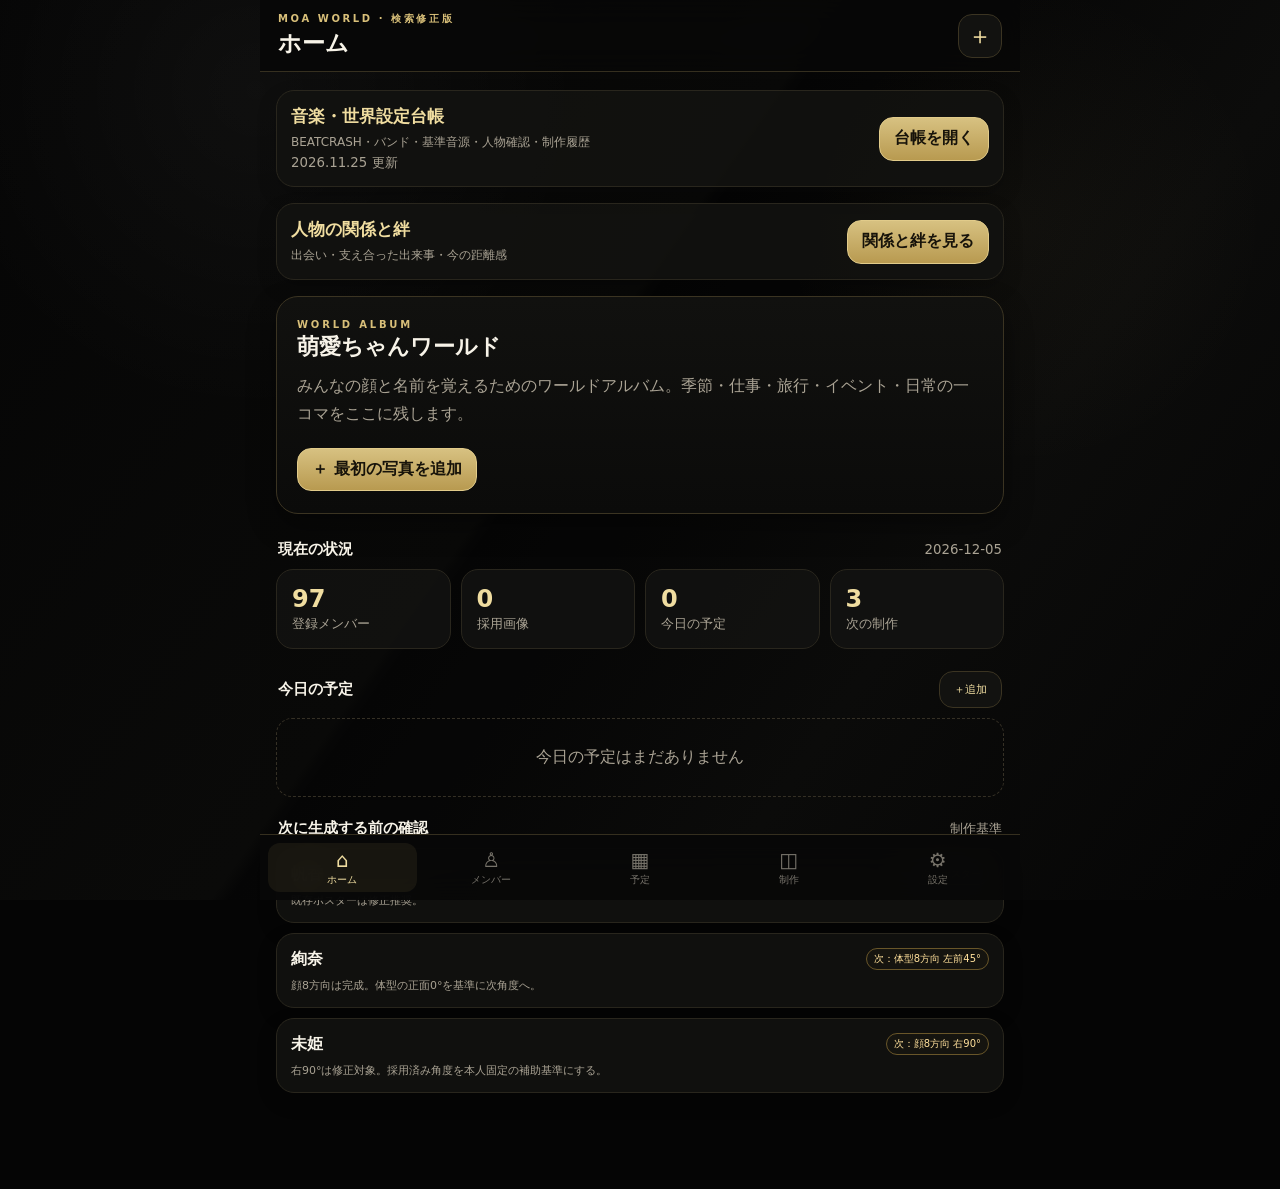
<file: index.html>
<!doctype html>
<html lang="ja">
<head>
  <meta charset="utf-8" />
  <meta name="viewport" content="width=device-width,initial-scale=1,viewport-fit=cover" />
  <meta name="theme-color" content="#080808" />
  <meta name="description" content="萌愛ちゃんワールドの人物・画像・関係・予定・制作進行を端末内で管理するPWA" />
  <title>MOA WORLD</title>
  <link rel="manifest" href="./manifest.webmanifest" />
  <link rel="icon" href="./icon-192.png" />
  <link rel="apple-touch-icon" href="./icon-192.png" />
  <link rel="stylesheet" href="./styles.css?v=20261125-searchfix2" />
</head>
<body>
  <div class="app-shell">
    <header class="topbar">
      <div>
        <div class="eyebrow">MOA WORLD · 検索修正版</div>
        <h1 id="screenTitle">ホーム</h1>
      </div>
      <button id="quickAdd" class="icon-btn" aria-label="追加">＋</button>
    </header>

    <main id="app" class="content" aria-live="polite"></main>

    <nav class="bottom-nav" aria-label="メインナビゲーション">
      <button data-view="home" class="nav-btn active"><span>⌂</span><small>ホーム</small></button>
      <button data-view="members" class="nav-btn"><span>♙</span><small>メンバー</small></button>
      <button data-view="schedule" class="nav-btn"><span>▦</span><small>予定</small></button>
      <button data-view="production" class="nav-btn"><span>◫</span><small>制作</small></button>
      <button data-view="settings" class="nav-btn"><span>⚙</span><small>設定</small></button>
    </nav>
  </div>

  <div id="modalRoot"></div>
  <input id="importFile" type="file" accept="application/json" hidden />
  <script src="./app.js?v=20261125-searchfix2"></script>
</body>
</html>
</file>
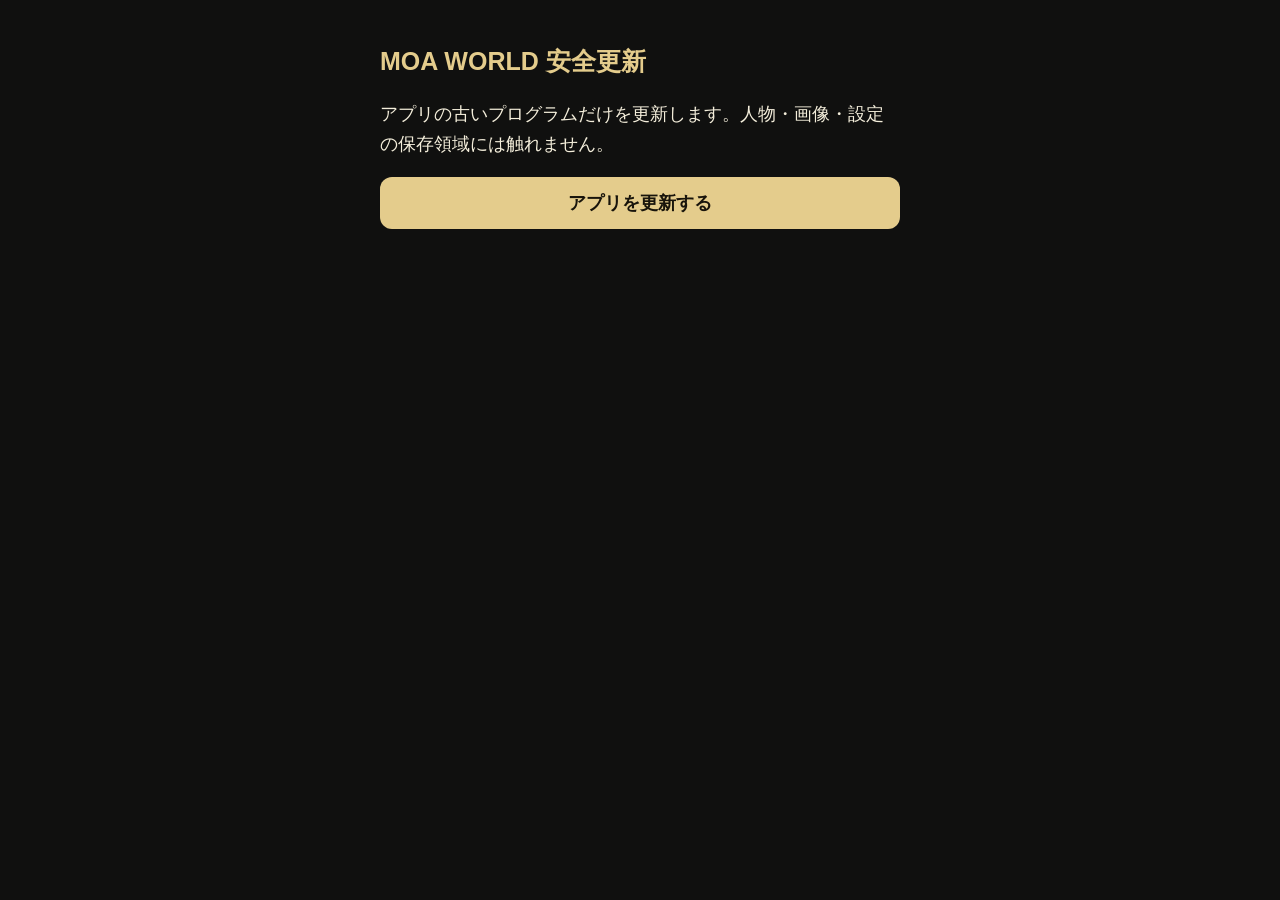
<file: refresh-20261125.html>
<!doctype html><html lang="ja"><head><meta charset="utf-8"><meta name="viewport" content="width=device-width,initial-scale=1"><meta name="theme-color" content="#10100f"><title>MOA WORLD 更新</title><style>body{background:#10100f;color:#f4eedb;font:18px/1.65 sans-serif;padding:24px;max-width:520px;margin:auto}h1{font-size:25px;color:#e4cc8c}button{background:#e4cc8c;color:#18140b;border:0;border-radius:12px;padding:14px 18px;width:100%;font-size:18px;font-weight:bold}a{color:#e4cc8c}</style></head><body><h1>MOA WORLD 安全更新</h1><p>アプリの古いプログラムだけを更新します。人物・画像・設定の保存領域には触れません。</p><button id="go">アプリを更新する</button><p id="status" role="status"></p><script>
document.getElementById('go').onclick=async function(){this.disabled=true;const status=document.getElementById('status');status.textContent='古いプログラムを更新しています…';try{const scope=new URL('./',location.href).href;if('serviceWorker' in navigator){const regs=await navigator.serviceWorker.getRegistrations();for(const r of regs){if(r.scope===scope)await r.unregister();}}if('caches' in window){const keys=await caches.keys();await Promise.all(keys.filter(k=>k.startsWith('moa-world-')).map(k=>caches.delete(k)));}location.replace('./index.html?v=20261125-searchfix2');}catch(e){status.textContent='更新できませんでした。保存データは変更していません。'+e.message;this.disabled=false;}};
</script></body></html>
</file>
<file: styles.css>
:root{
  --bg:#070707;
  --panel:#11110f;
  --panel2:#171714;
  --gold:#d8bf79;
  --gold2:#f0dda0;
  --text:#f7f3e8;
  --muted:#aaa394;
  --line:#3b3422;
  --danger:#d96969;
  --ok:#86c796;
  --warn:#d8b35e;
  --shadow:0 12px 28px rgba(0,0,0,.36);
}

/* Relationships and shared stories; keeps the established black-and-gold UI. */
.bond-launch{display:flex;align-items:center;justify-content:space-between;gap:14px;margin-bottom:16px}
.bond-launch h2{font-size:17px;color:var(--gold2);margin:0 0 5px}
.bond-launch p{font-size:12px;color:var(--muted);line-height:1.6;margin:0}
.bond-launch>button{flex-shrink:0;min-height:44px}
.bond-heading{margin:22px 0 14px}
.bond-heading h2{font-size:19px;line-height:1.5;margin:0}
.bond-heading p,.bond-member-intro p{font-size:13px;line-height:1.7}
.bond-member-intro{margin:0 0 16px}
.bond-controls{display:grid;grid-template-columns:1fr 1.4fr;gap:12px}
.bond-controls label{display:grid;gap:7px;font-size:12px;color:var(--muted);min-width:0}
.bond-controls input,.bond-controls select{width:100%;min-width:0;min-height:46px;padding:10px;border:1px solid var(--line);border-radius:12px;background:var(--panel);color:var(--text);font-size:16px}
.bond-card{margin-bottom:12px;overflow-wrap:anywhere}
.bond-card-heading{display:flex;align-items:flex-start;justify-content:space-between;gap:12px}
.bond-card h3,.bond-story h3{font-size:17px;line-height:1.6;margin:0}
.bond-card-heading button{flex-shrink:0;min-height:44px}
.bond-label{font-size:13px;line-height:1.7;margin:5px 0}
.bond-facts{margin:12px 0 0}
.bond-facts>div{padding:11px 0;border-top:1px solid var(--line)}
.bond-facts dt{font-size:12px;color:var(--gold2);font-weight:700;margin-bottom:6px}
.bond-facts dd{font-size:14px;line-height:1.85;margin:0;color:var(--text);white-space:normal}
.bond-facts ul{padding-left:20px;margin:0}
.bond-facts li+li{margin-top:5px}
.bond-note{font-size:12px;line-height:1.8;color:var(--muted);margin-top:12px;overflow-wrap:anywhere}
.bond-note summary,.bond-groups>summary,.bond-checks>summary{color:var(--gold2);padding:7px 0;cursor:pointer;min-height:44px;line-height:1.8}
.bond-note p{margin:8px 0}
.bond-story{margin-bottom:12px;overflow-wrap:anywhere}
.bond-story>p,.bond-groups p,.bond-checks p{font-size:14px;line-height:1.9;white-space:pre-wrap}
.bond-story .actions button,.bond-groups .actions button{min-height:44px}
.bond-groups,.bond-checks{margin-top:18px;margin-bottom:12px}
.bond-groups section{padding:16px 0;border-top:1px solid var(--line)}
.bond-groups h3,.bond-checks h3{font-size:15px;color:var(--gold2);line-height:1.6;margin:10px 0}
.bond-network{display:grid;grid-template-columns:minmax(75px,22%) minmax(0,1fr);align-items:start;margin:20px 0;gap:0}
.bond-network-root{padding-top:20px;position:relative;padding-right:10px}
.bond-network-root:after{content:'';position:absolute;top:44px;right:0;width:10px;border-top:1px solid var(--gold)}
.bond-network-root>button{width:100%;min-height:48px;padding:10px 5px;white-space:normal;overflow-wrap:anywhere}
.bond-network>ul{list-style:none;padding:0;margin:0;border-left:1px solid var(--gold);min-width:0}
.bond-network li{display:grid;grid-template-columns:minmax(0,1fr) minmax(70px,38%);gap:8px;align-items:center;min-height:80px;position:relative;padding:10px 0 10px 15px}
.bond-network li:before{content:'';position:absolute;left:0;top:43px;width:12px;border-top:1px solid var(--gold)}
.bond-network-edge{font-size:12px;line-height:1.7;color:var(--muted);overflow-wrap:anywhere}
.bond-network li>button{min-height:48px;white-space:normal;overflow-wrap:anywhere;padding:10px 7px}
.bond-card button:focus-visible,.bond-launch button:focus-visible,.bond-network button:focus-visible,.bond-controls input:focus-visible,.bond-controls select:focus-visible{outline:2px solid var(--gold2);outline-offset:3px}
@media(max-width:430px){.bond-launch{align-items:stretch;flex-direction:column}.bond-launch>button{align-self:flex-start}.bond-controls{grid-template-columns:1fr}.bond-network{grid-template-columns:78px minmax(0,1fr)}.bond-network li{grid-template-columns:minmax(0,1fr) 78px;gap:5px}.bond-card .actions>button{min-height:44px}}
*{box-sizing:border-box}
html,body{margin:0;min-height:100%;background:#050505;color:var(--text);font-family:system-ui,-apple-system,"Noto Sans JP","Hiragino Sans",sans-serif}
body{
  background:
    radial-gradient(circle at 20% 10%,rgba(255,255,255,.035),transparent 25%),
    radial-gradient(circle at 80% 25%,rgba(216,191,121,.035),transparent 20%),
    linear-gradient(125deg,#050505 0%,#0a0a09 44%,#050505 45%,#0c0c0b 70%,#050505 100%);
  background-attachment:fixed;
}
button,input,select,textarea{font:inherit}
button{cursor:pointer}
.app-shell{min-height:100dvh;max-width:760px;margin:0 auto;position:relative;background:rgba(0,0,0,.08)}
.topbar{
  position:sticky;top:0;z-index:20;display:flex;align-items:center;justify-content:space-between;
  padding:calc(12px + env(safe-area-inset-top)) 18px 12px;
  backdrop-filter:blur(15px);background:rgba(7,7,7,.88);border-bottom:1px solid rgba(216,191,121,.22)
}
.eyebrow{font-size:10px;letter-spacing:.26em;color:var(--gold);font-weight:800}
h1{font-size:23px;margin:2px 0 0;font-weight:800}
.icon-btn,.ghost-btn,.gold-btn,.danger-btn{
  border:1px solid var(--line);border-radius:14px;background:#121210;color:var(--text);padding:10px 14px
}
.icon-btn{width:44px;height:44px;padding:0;font-size:24px;color:var(--gold2)}
.gold-btn{background:linear-gradient(180deg,#d7c181,#b89a50);color:#17130a;border-color:#e1cb8a;font-weight:800}
.ghost-btn{color:var(--gold2)}
.danger-btn{color:#ffdede;border-color:#6d3535;background:#281414}
.content{padding:18px 16px calc(96px + env(safe-area-inset-bottom));min-height:78dvh}
.bottom-nav{
  position:fixed;bottom:0;left:50%;transform:translateX(-50%);z-index:30;width:min(760px,100%);
  display:grid;grid-template-columns:repeat(5,1fr);padding:8px 8px calc(8px + env(safe-area-inset-bottom));
  background:rgba(8,8,8,.94);backdrop-filter:blur(18px);border-top:1px solid rgba(216,191,121,.22)
}
.nav-btn{border:0;background:transparent;color:#77736a;padding:5px 2px;border-radius:12px;display:flex;flex-direction:column;gap:1px;align-items:center}
.nav-btn span{font-size:20px}.nav-btn small{font-size:10px}.nav-btn.active{color:var(--gold2);background:rgba(216,191,121,.08)}
.hero{
  border:1px solid rgba(216,191,121,.28);border-radius:22px;padding:20px;box-shadow:var(--shadow);
  background:linear-gradient(145deg,rgba(30,29,24,.92),rgba(10,10,9,.95));position:relative;overflow:hidden
}
.hero:after{content:"";position:absolute;inset:-60% 45% auto -20%;height:180%;transform:rotate(24deg);background:linear-gradient(90deg,transparent,rgba(255,255,255,.035),transparent)}
.hero h2{margin:0 0 6px;font-size:23px}.hero p{margin:0;color:var(--muted);font-size:13px;line-height:1.7}
.section-title{display:flex;align-items:center;justify-content:space-between;margin:22px 2px 10px}.section-title h2{font-size:15px;margin:0}.section-title small{color:var(--muted)}
.grid-2{display:grid;grid-template-columns:repeat(2,minmax(0,1fr));gap:10px}
.stat{padding:15px;border:1px solid #29261d;border-radius:17px;background:rgba(18,18,16,.94)}
.stat b{display:block;font-size:24px;color:var(--gold2)}.stat small{color:var(--muted)}
.card{border:1px solid #29261d;border-radius:18px;background:rgba(18,18,16,.93);padding:14px;box-shadow:0 8px 20px rgba(0,0,0,.18)}
.card+.card{margin-top:10px}
.row{display:flex;gap:12px;align-items:center}.between{justify-content:space-between}.grow{flex:1;min-width:0}
.muted{color:var(--muted)}.tiny{font-size:11px}.gold{color:var(--gold2)}
.avatar{width:58px;height:58px;border-radius:16px;object-fit:cover;border:1px solid rgba(216,191,121,.32);background:#222}
.avatar.large{width:92px;height:92px;border-radius:22px}
.avatar-placeholder{display:grid;place-items:center;color:var(--gold);font-weight:900;background:linear-gradient(145deg,#232016,#111)}
.avatar-picker{position:relative;display:block;flex:0 0 auto;width:92px;height:92px;padding:0;border:0;border-radius:22px;background:transparent;color:inherit;cursor:pointer}
.avatar-picker .avatar{display:block;object-position:center 20%}
.avatar-picker:focus-visible{outline:2px solid var(--gold2);outline-offset:3px}
.avatar-picker-badge{position:absolute;right:5px;bottom:5px;min-width:34px;padding:3px 6px;border:1px solid rgba(255,232,166,.72);border-radius:999px;background:rgba(12,11,8,.9);color:var(--gold2);font-size:10px;font-weight:800;line-height:1.2;box-shadow:0 2px 8px rgba(0,0,0,.55)}
.member-card .avatar{object-position:center 20%}
.icon-photo-note{padding:11px 12px;border:1px solid #3a3423;border-radius:12px;background:#12110d;color:#d8d0bc;font-size:12px;line-height:1.6}
.icon-photo-preview{display:block;width:132px;height:132px;margin:0 auto;object-fit:cover;object-position:center 20%;border:1px solid rgba(216,191,121,.4);border-radius:22px;background:#090909}
.profile-photo-card{overflow:hidden}
.profile-photo{display:block;width:100%;max-height:520px;object-fit:contain;background:#090909;border:1px solid rgba(216,191,121,.18);border-radius:14px;margin-top:12px}
.member-name{font-weight:800;font-size:16px;white-space:nowrap;overflow:hidden;text-overflow:ellipsis}
.badges{display:flex;gap:6px;flex-wrap:wrap;margin-top:6px}.badge{border:1px solid #3a3423;border-radius:999px;padding:3px 7px;font-size:10px;color:#d8d0bc;background:#15140f}
.badge.ok{border-color:#31543a;color:#bce6c6}.badge.warn{border-color:#695629;color:#ffe09b}.badge.danger{border-color:#6c3434;color:#ffc1c1}
.search{width:100%;padding:13px 14px;border-radius:14px;border:1px solid #312d22;background:#0e0e0d;color:var(--text);outline:none}.search:focus{border-color:#8d7945}
.chips{display:flex;gap:8px;overflow:auto;padding:10px 0 3px;scrollbar-width:none}.chips::-webkit-scrollbar{display:none}.chip{white-space:nowrap;border:1px solid #312d22;border-radius:999px;background:#111;color:#aaa;padding:7px 11px;font-size:12px}.chip.active{color:#17130a;background:var(--gold);border-color:var(--gold)}
.member-card{display:flex;gap:12px;align-items:center;border:1px solid #29261d;border-radius:18px;padding:12px;background:rgba(17,17,15,.96);margin-bottom:10px}
.member-card button{margin-left:auto}
.detail-head{display:flex;gap:14px;align-items:center}.detail-head h2{margin:0 0 4px;font-size:22px}.actions{display:flex;gap:8px;flex-wrap:wrap;margin-top:14px}
.tabbar{display:flex;gap:7px;overflow:auto;margin:18px 0 12px}.tab-btn{border:1px solid #302b20;border-radius:12px;background:#10100f;color:#918b80;padding:8px 10px;white-space:nowrap}.tab-btn.active{background:#2a2415;color:var(--gold2);border-color:#766237}
.angle-grid{display:grid;grid-template-columns:repeat(2,minmax(0,1fr));gap:9px}.angle-slot{min-height:102px;width:100%;border:1px dashed #403924;border-radius:16px;padding:10px;background:#0f0f0e;color:var(--text);font:inherit;text-align:left;cursor:pointer;touch-action:manipulation;-webkit-tap-highlight-color:rgba(216,191,121,.14);transition:transform .08s ease,border-color .15s ease,background .15s ease}.angle-slot img{width:100%;aspect-ratio:1.2;object-fit:cover;border-radius:10px;margin-bottom:6px}
.angle-slot.has-image{border-style:solid;border-color:#3b3422}
.angle-slot:active{transform:scale(.985);border-color:#9f8748;background:#17150f}
.angle-slot.empty{display:flex;min-height:120px;flex-direction:column;justify-content:center;align-items:center;text-align:center}
.angle-slot-empty{display:block;margin-top:12px;color:var(--gold2);font-size:12px;font-weight:800}
.angle-slot-tap{display:block;margin-top:8px;color:var(--gold);font-size:10px}
.angle-slot>.muted{display:block;margin-top:5px}
.angle-modal-preview{display:block;width:100%;max-height:54vh;object-fit:contain;object-position:center;background:#080808;border:1px solid rgba(216,191,121,.28);border-radius:14px}
.angle-target{display:flex;justify-content:space-between;gap:10px;align-items:center;padding:10px 12px;border:1px solid #3a3423;border-radius:12px;background:#12110d}
.angle-target span{color:var(--gold2);font-size:12px;text-align:right}
.album-grid{display:grid;grid-template-columns:repeat(2,minmax(0,1fr));gap:9px}.album{padding:14px;border:1px solid #2d291e;border-radius:16px;background:#10100f}.album b{display:block}.album .count{font-size:24px;color:var(--gold2)}
.progress{height:8px;border-radius:999px;background:#24221c;overflow:hidden;margin-top:7px}.progress>i{display:block;height:100%;background:linear-gradient(90deg,#927a3b,#e0c979)}
.calendar-head{display:flex;justify-content:space-between;align-items:center;margin-bottom:10px}.calendar-grid{display:grid;grid-template-columns:repeat(7,1fr);gap:4px}.dow,.day{font-size:11px;text-align:center}.dow{color:#777064;padding:6px 0}.day{min-height:62px;border:1px solid #252219;border-radius:10px;padding:5px;background:#0e0e0d;text-align:left}.day.dim{opacity:.3}.day.today{border-color:#9f8748}.day.selected{background:#2c2515}.dot{width:5px;height:5px;border-radius:50%;background:var(--gold);display:inline-block;margin-right:2px}
.timeline .event{border-left:3px solid var(--gold);padding:8px 10px;margin:8px 0;background:#111;border-radius:0 12px 12px 0}.event.tentative{border-left-color:var(--warn)}.event.cancelled{opacity:.45;text-decoration:line-through}
.form{display:grid;gap:12px}.field{display:grid;gap:6px}.field label{font-size:12px;color:#c1b8a5}.field input,.field select,.field textarea{width:100%;padding:12px;border-radius:12px;border:1px solid #353025;background:#0c0c0b;color:var(--text)}.field textarea{min-height:85px;resize:vertical}.field-row{display:grid;grid-template-columns:1fr 1fr;gap:10px}
.modal-backdrop{position:fixed;inset:0;z-index:50;background:rgba(0,0,0,.72);display:grid;place-items:end center;padding:0}
.modal{width:min(760px,100%);max-height:88vh;max-height:88dvh;overflow:auto;border-radius:22px 22px 0 0;border:1px solid #3b3422;border-bottom:0;background:#10100f;padding:18px 16px calc(22px + env(safe-area-inset-bottom));box-shadow:0 -18px 60px rgba(0,0,0,.5)}
.modal-head{display:flex;align-items:center;justify-content:space-between;margin-bottom:14px}.modal-head h2{font-size:18px;margin:0}.modal-close{border:0;background:transparent;color:#ddd;font-size:27px}
.empty{padding:28px 14px;border:1px dashed #353025;border-radius:16px;text-align:center;color:var(--muted)}
.setting-row{display:flex;justify-content:space-between;align-items:center;gap:12px;padding:14px 0;border-bottom:1px solid #242118}.setting-row:last-child{border-bottom:0}
.toast{position:fixed;z-index:80;left:50%;bottom:92px;transform:translateX(-50%);background:#252117;color:#f9edc6;border:1px solid #6d5b32;border-radius:999px;padding:10px 14px;font-size:12px;box-shadow:var(--shadow)}
@media(min-width:620px){.angle-grid{grid-template-columns:repeat(4,1fr)}.album-grid{grid-template-columns:repeat(4,1fr)}.grid-2{grid-template-columns:repeat(4,1fr)}}


/* angle auto-detection UX v2 */
.angle-detected{display:block;margin-top:7px;padding:6px 8px;border-radius:9px;background:#17150f;color:var(--gold2);font-size:11px;font-weight:800}
.angle-detected.is-mismatch{color:var(--warn);border:1px solid rgba(255,193,92,.28)}
.angle-auto-box{display:flex;align-items:center;gap:8px;padding:10px 12px;border:1px solid #3a3423;border-radius:12px;background:#12110d}
.angle-auto-box span{font-size:11px;color:#8f887b}
.angle-auto-box b{margin-left:auto;color:var(--gold2);font-size:13px}
.angle-auto-box .ghost-btn{margin-left:4px}

/* profile progress quick links */
.profile-jump-row{cursor:pointer;touch-action:manipulation;-webkit-tap-highlight-color:rgba(216,191,121,.14);margin:0 -6px;padding-left:6px;padding-right:6px;border-radius:10px;transition:background .15s ease,transform .08s ease}
.profile-jump-row:active{background:#17150f;transform:scale(.995)}
.profile-jump-row:focus-visible{outline:1px solid var(--gold);outline-offset:2px}
.profile-jump-value{display:flex;align-items:center;gap:10px}
.profile-jump-arrow{color:var(--gold);font-size:22px;line-height:1;font-weight:500}

/* richer person profile / body-size fields */
.form-section-title{margin:10px 0 0;padding:10px 2px 4px;border-top:1px solid #2d291f;color:var(--gold2);font-size:13px;font-weight:800;letter-spacing:.04em}
.form-section-title:first-child{margin-top:0;border-top:0;padding-top:0}
.profile-card-title{margin-bottom:8px;color:var(--gold2);font-size:15px;font-weight:800;letter-spacing:.02em}
.profile-card-subtitle{margin:16px 0 4px;color:#d8d0bc;font-size:12px;font-weight:800}
.profile-size-grid{display:grid;grid-template-columns:repeat(2,minmax(0,1fr));gap:8px;margin-top:10px}
.profile-size-item{min-width:0;padding:11px 12px;border:1px solid #302b20;border-radius:13px;background:#0d0d0c}
.profile-size-item small{display:block;margin-bottom:5px;color:#8f887a;font-size:10px}
.profile-size-item b{display:block;overflow-wrap:anywhere;color:#f0e7d4;font-size:14px}
.profile-detail-row{align-items:flex-start}
.profile-detail-row>span:first-child{flex:0 0 38%;max-width:38%}
.profile-detail-row>span:last-child{text-align:right;white-space:pre-wrap;overflow-wrap:anywhere}
.profile-memo{white-space:pre-wrap;overflow-wrap:anywhere;color:#c9c1b2;font-size:13px;line-height:1.7}
.profile-help{margin-top:12px;line-height:1.6}
@media (max-width:380px){.profile-size-grid{grid-template-columns:1fr}.profile-detail-row{display:grid;gap:5px}.profile-detail-row>span:first-child{max-width:none}.profile-detail-row>span:last-child{text-align:left}}


/* home world album / rotating memory card */
.mw-album-card{margin:0 0 26px;border:1px solid #3b3422;border-radius:22px;background:linear-gradient(180deg,#11110f,#0b0b0a);overflow:hidden;box-shadow:var(--shadow)}
.mw-album-head{display:flex;align-items:center;justify-content:space-between;gap:12px;padding:16px 16px 12px}
.mw-album-head h2,.mw-album-empty h2{margin:2px 0 0;font-size:22px}
.mw-album-kicker{color:var(--gold);font-size:10px;font-weight:900;letter-spacing:.28em}
.mw-album-photo-wrap{position:relative;overflow:hidden;background:#090909;touch-action:pan-y}
.mw-album-photo{display:block;width:100%;aspect-ratio:16/10;object-fit:cover;background:#090909}
.mw-album-arrow{position:absolute;top:50%;transform:translateY(-50%);width:38px;height:54px;border:1px solid rgba(235,214,156,.35);background:rgba(0,0,0,.48);color:#fff4cf;border-radius:13px;font-size:32px;line-height:1}
.mw-album-arrow.prev{left:8px}.mw-album-arrow.next{right:8px}
.mw-album-dots{position:absolute;left:50%;bottom:9px;transform:translateX(-50%);display:flex;align-items:center;gap:5px;padding:5px 8px;border-radius:999px;background:rgba(0,0,0,.48)}
.mw-album-dots i{display:block;width:5px;height:5px;border-radius:50%;background:#756d59}.mw-album-dots i.active{width:13px;border-radius:6px;background:var(--gold2)}.mw-album-dots span{color:#d8cfb7;font-size:9px}
.mw-album-caption{padding:14px 16px 6px;color:#f2ead7;font-size:14px;font-weight:800;line-height:1.65;overflow-wrap:anywhere}
.mw-album-actions{display:flex;justify-content:flex-end;gap:8px;flex-wrap:wrap;padding:8px 16px 16px}
.mw-album-empty{padding:22px 20px}.mw-album-empty p{margin:10px 0 16px;color:var(--muted);line-height:1.75}.mw-album-empty-add{margin-top:4px}
.mw-album-form-note{padding:11px 12px;border:1px solid #3a3423;border-radius:12px;background:#15130e;color:#d9cfb5;font-size:12px;line-height:1.6}
.mw-album-modal-photo{display:block;width:100%;max-height:42dvh;object-fit:contain;border:1px solid #302b20;border-radius:14px;background:#090909}
.mw-album-list-card{display:grid;grid-template-columns:108px 1fr;gap:12px;padding:10px;border:1px solid #302b20;border-radius:15px;background:#0d0d0c}
.mw-album-list-card>img{width:108px;height:84px;object-fit:cover;border-radius:11px;background:#090909}
.mw-album-list-body{min-width:0}.mw-album-list-body b{display:block;margin-bottom:5px;color:#f0e7d4}.mw-album-list-body .muted{line-height:1.55;overflow-wrap:anywhere}
.mw-album-list-actions{display:flex;gap:7px;flex-wrap:wrap;margin-top:9px}.ghost-btn.danger{color:#ffb0a3;border-color:#5e302a}
@media(max-width:380px){.mw-album-head{align-items:flex-start}.mw-album-head h2,.mw-album-empty h2{font-size:20px}.mw-album-photo{aspect-ratio:4/3}.mw-album-list-card{grid-template-columns:88px 1fr}.mw-album-list-card>img{width:88px;height:76px}}
</file>
